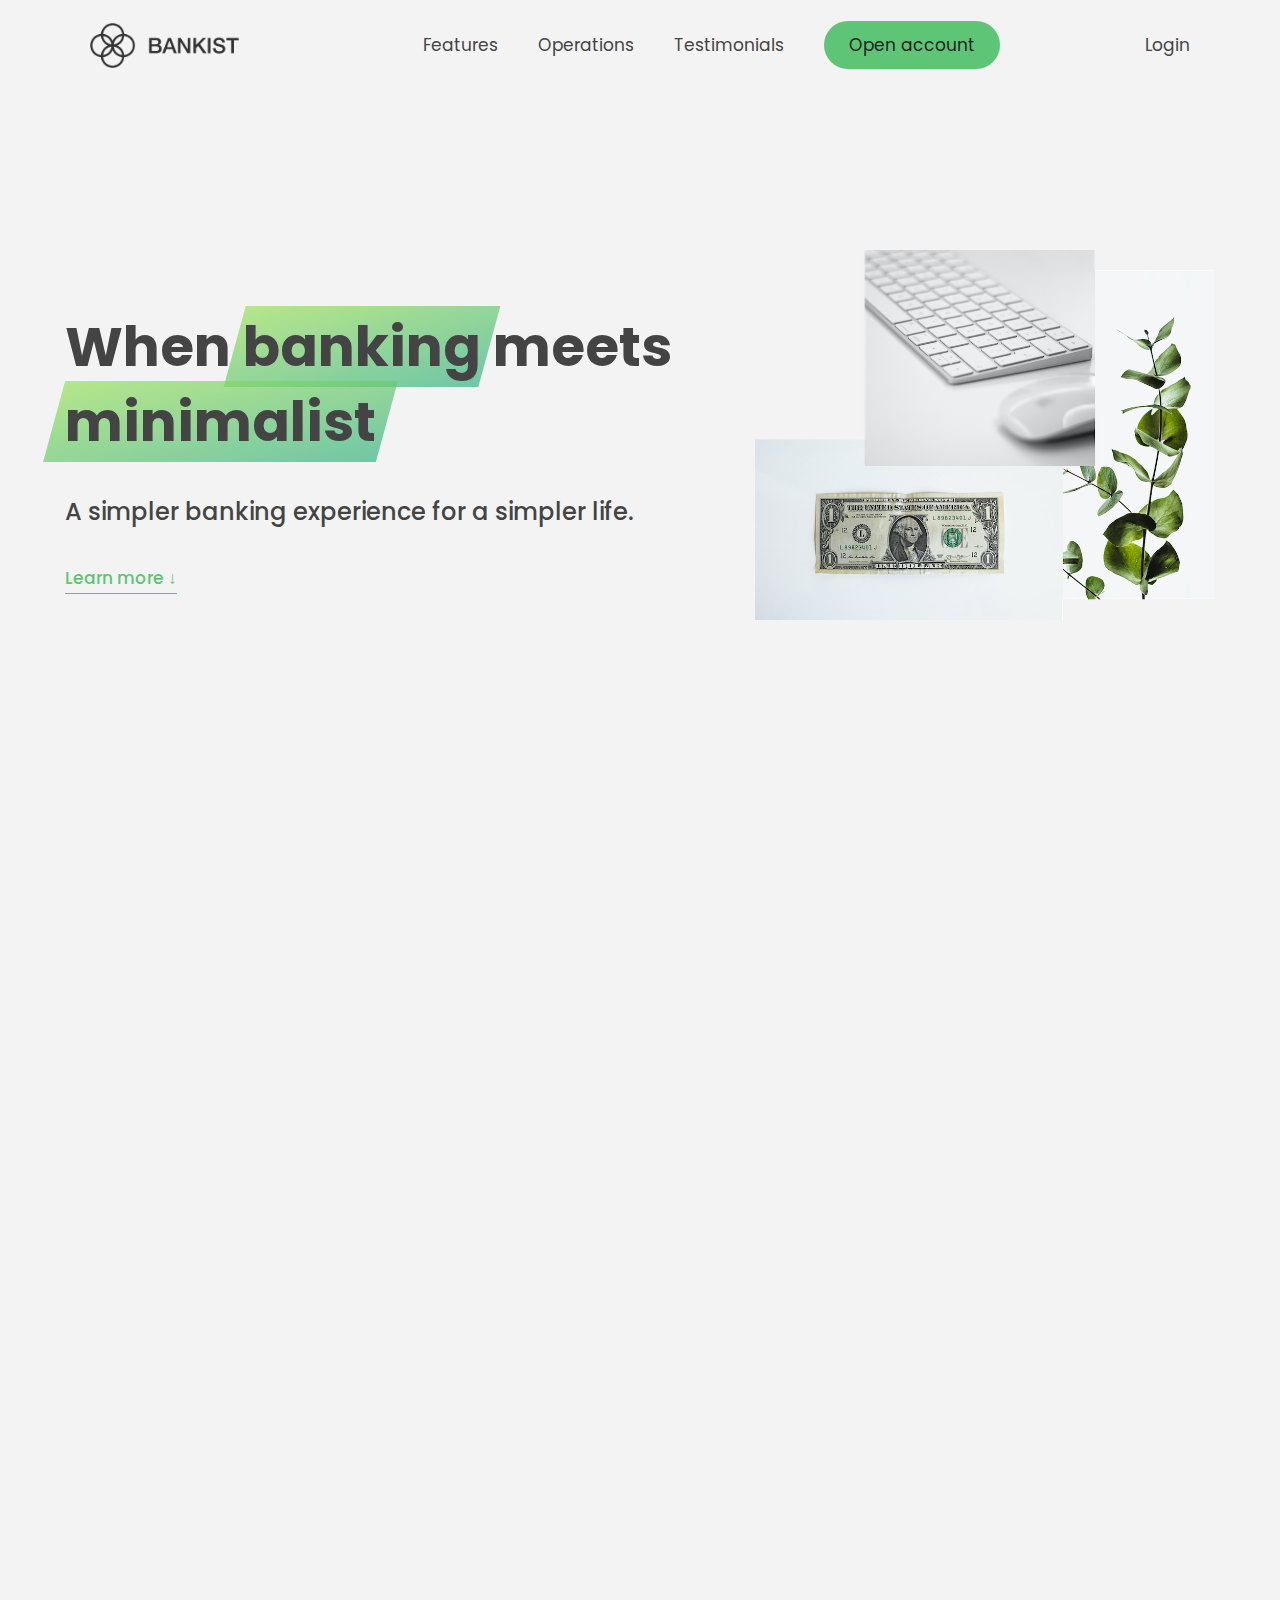
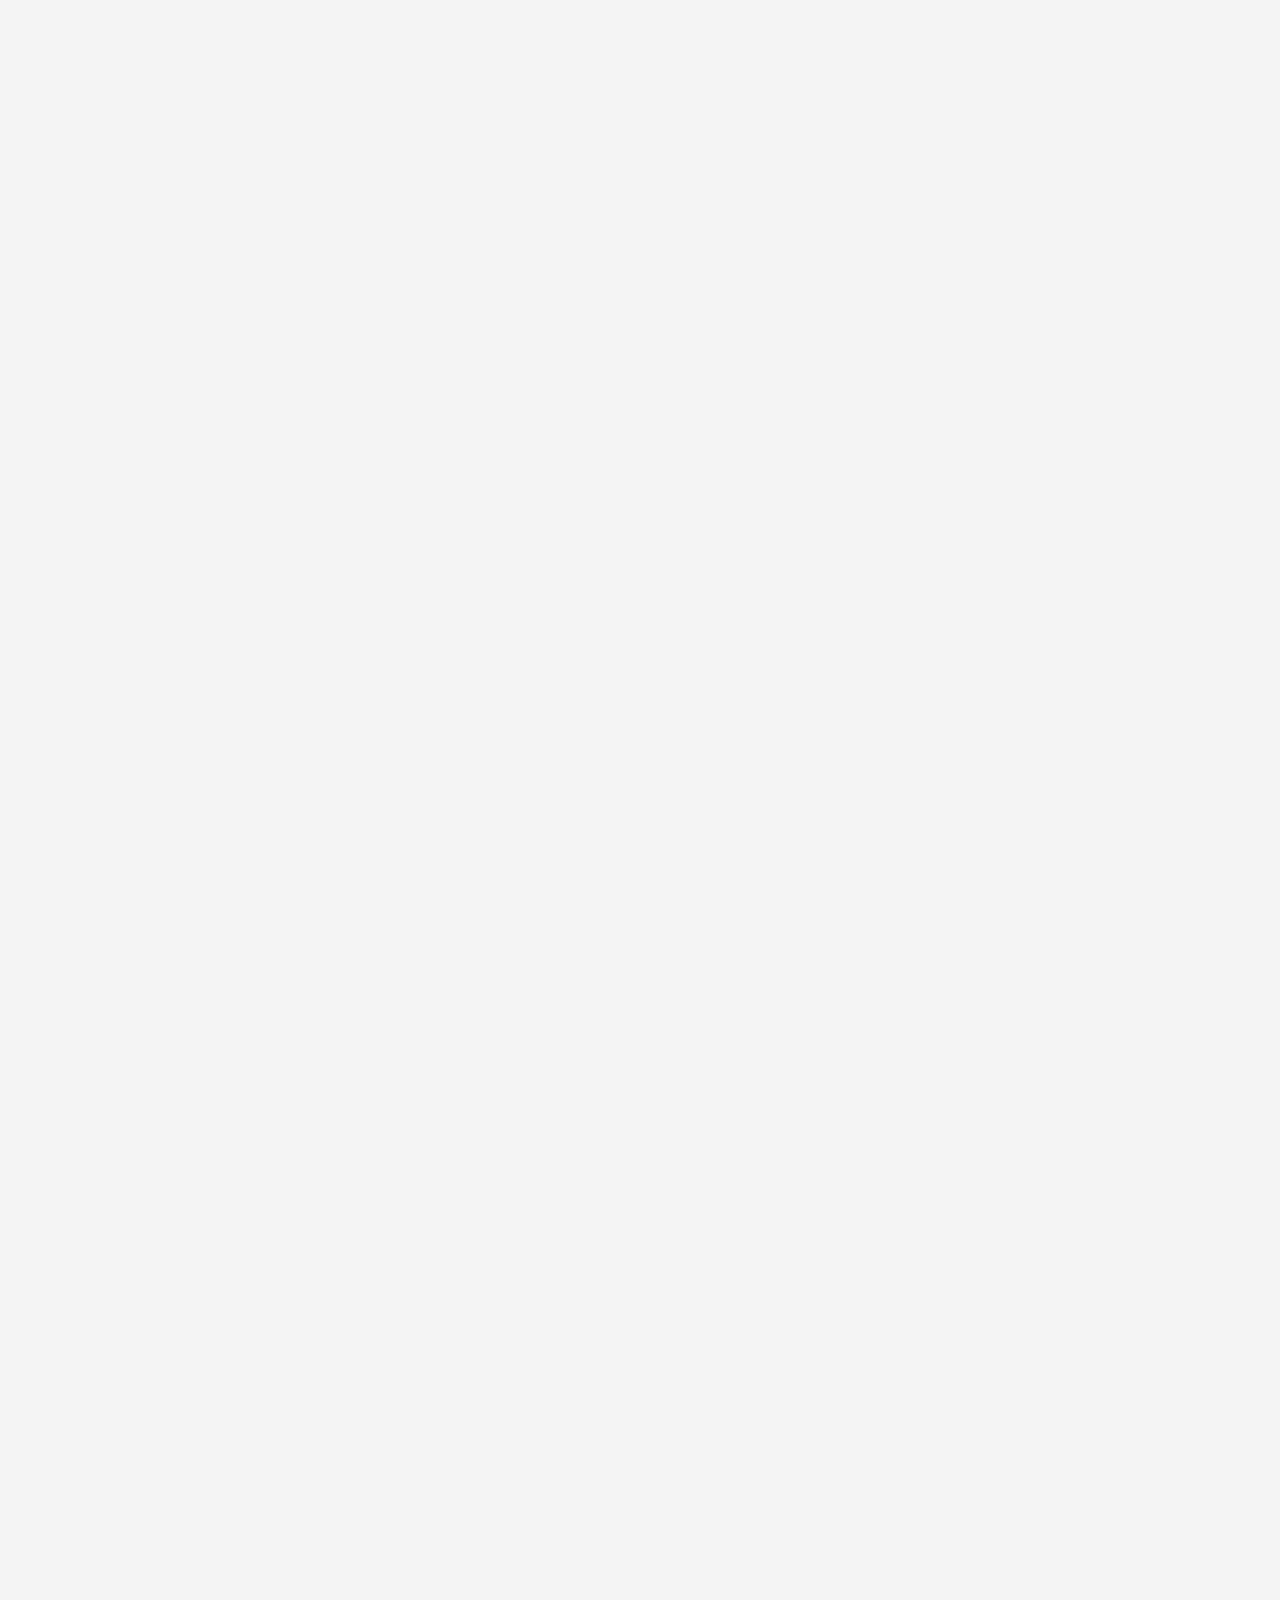
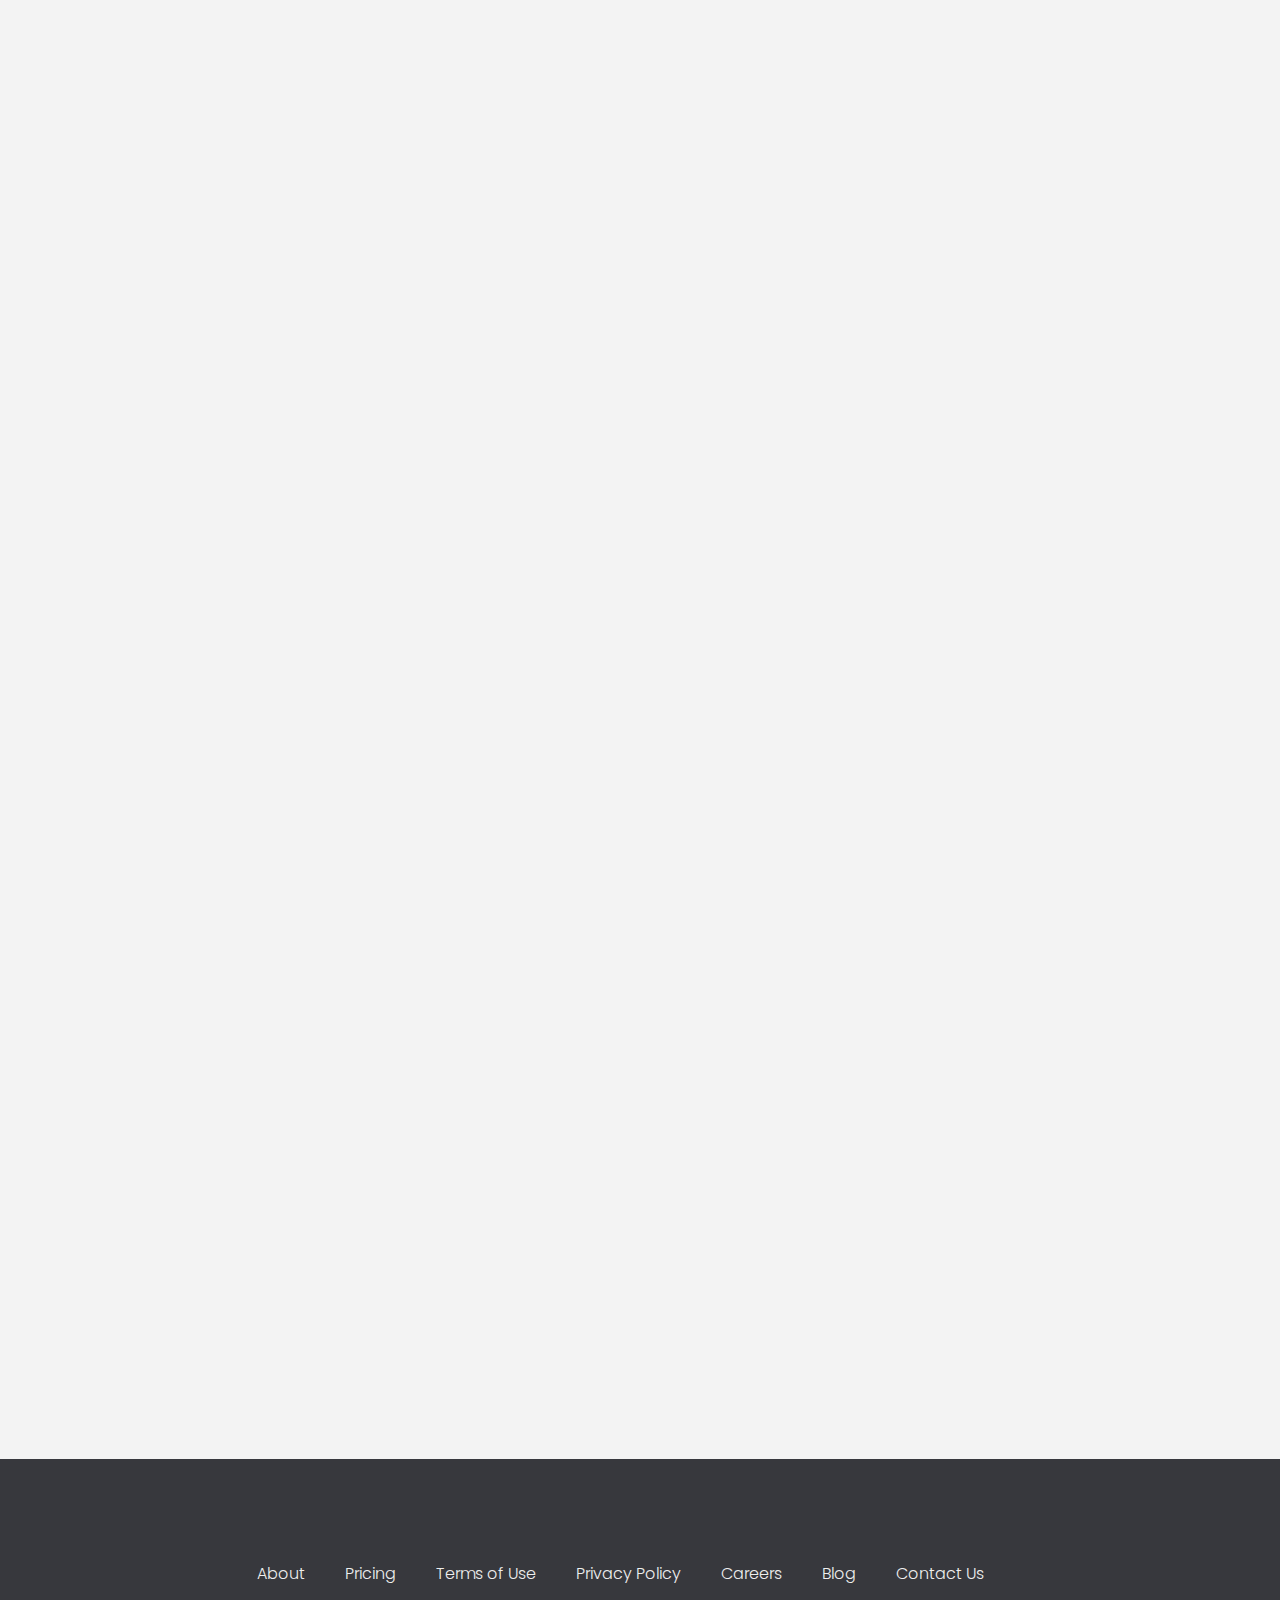
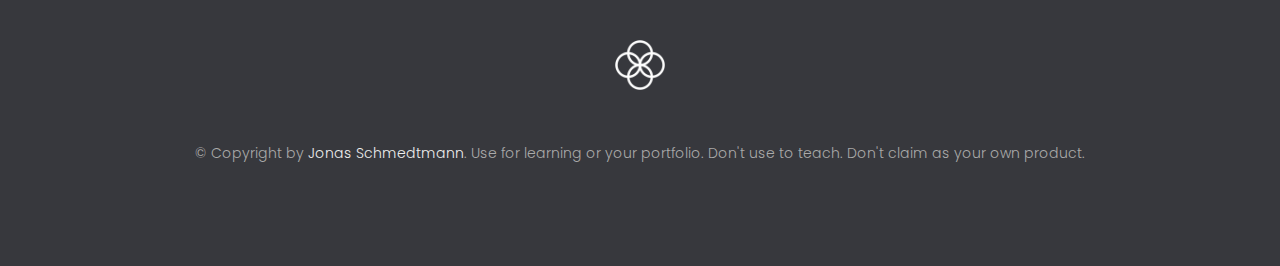
<file: index.html>
<!DOCTYPE html>
<html lang="en">
  <head>
    <meta charset="UTF-8" />
    <meta name="viewport" content="width=device-width, initial-scale=1.0" />
    <meta http-equiv="X-UA-Compatible" content="ie=edge" />
    <link rel="shortcut icon" type="image/png" href="img/icon.png" />

    <link
      href="https://fonts.googleapis.com/css?family=Poppins:300,400,500,600&display=swap"
      rel="stylesheet"
    />
    <link rel="stylesheet" href="style.css" />
    <title>Bankist | When Banking meets Minimalist</title>
    <script defer src="script.js"></script>

  </head>
  <body>
    <header class="header">
      <nav class="nav">
        <img
          src="img/logo.png"
          alt="Bankist logo"
          class="nav__logo"
          id="logo"
          data-version-number="3.0"
        />
        <ul class="nav__links">
          <li class="nav__item">
            <a class="nav__link" href="#section--1">Features</a>
          </li>
          <li class="nav__item">
            <a class="nav__link" href="#section--2">Operations</a>
          </li>
          <li class="nav__item">
            <a class="nav__link" href="#section--3">Testimonials</a>
          </li>
          <li class="nav__item">
            <a class="nav__link nav__link--btn btn--show-modal" href="#"
              >Open account</a
            >
          </li>
        </ul>
          <a class="bank" href="bank.html">Login</a>
      </nav>

      <div class="header__title">
        <h1>
          When
          <!-- Green highlight effect -->
          <span class="highlight">banking</span>
          meets<br />
          <span class="highlight">minimalist</span>
        </h1>
        <h4>A simpler banking experience for a simpler life.</h4>
        <button class="btn--text btn--scroll-to">Learn more &DownArrow;</button>
        <img
          src="img/hero.png"
          class="header__img"
          alt="Minimalist bank items"
        />
      </div>
    </header>

    <section class="section" id="section--1">
      <div class="section__title">
        <h2 class="section__description">Features</h2>
        <h3 class="section__header">
          Everything you need in a modern bank and more.
        </h3>
      </div>

      <div class="features">
        <img
          src="img/digital-lazy.jpg"
          data-src="img/digital.jpg"
          alt="Computer"
          class="features__img lazy-img"
        />
        <div class="features__feature">
          <div class="features__icon">
            <svg>
              <use xlink:href="img/icons.svg#icon-monitor"></use>
            </svg>
          </div>
          <h5 class="features__header">100% digital bank</h5>
          <p>
            Lorem ipsum dolor sit amet consectetur adipisicing elit. Unde alias
            sint quos? Accusantium a fugiat porro reiciendis saepe quibusdam
            debitis ducimus.
          </p>
        </div>

        <div class="features__feature">
          <div class="features__icon">
            <svg>
              <use xlink:href="img/icons.svg#icon-trending-up"></use>
            </svg>
          </div>
          <h5 class="features__header">Watch your money grow</h5>
          <p>
            Nesciunt quos autem dolorum voluptates cum dolores dicta fuga
            inventore ab? Nulla incidunt eius numquam sequi iste pariatur
            quibusdam!
          </p>
        </div>
        <img
          src="img/grow-lazy.jpg"
          data-src="img/grow.jpg"
          alt="Plant"
          class="features__img lazy-img"
        />

        <img
          src="img/card-lazy.jpg"
          data-src="img/card.jpg"
          alt="Credit card"
          class="features__img lazy-img"
        />
        <div class="features__feature">
          <div class="features__icon">
            <svg>
              <use xlink:href="img/icons.svg#icon-credit-card"></use>
            </svg>
          </div>
          <h5 class="features__header">Free debit card included</h5>
          <p>
            Quasi, fugit in cumque cupiditate reprehenderit debitis animi enim
            eveniet consequatur odit quam quos possimus assumenda dicta fuga
            inventore ab.
          </p>
        </div>
      </div>
    </section>

    <section class="section" id="section--2">
      <div class="section__title">
        <h2 class="section__description">Operations</h2>
        <h3 class="section__header">
          Everything as simple as possible, but no simpler.
        </h3>
      </div>

      <div class="operations">
        <div class="operations__tab-container">
          <button
            class="btn operations__tab operations__tab--1 operations__tab--active"
            data-tab="1"
          >
            <span>01</span>Instant Transfers
          </button>
          <button class="btn operations__tab operations__tab--2" data-tab="2">
            <span>02</span>Instant Loans
          </button>
          <button class="btn operations__tab operations__tab--3" data-tab="3">
            <span>03</span>Instant Closing
          </button>
        </div>
        <div
          class="operations__content operations__content--1 operations__content--active"
        >
          <div class="operations__icon operations__icon--1">
            <svg>
              <use xlink:href="img/icons.svg#icon-upload"></use>
            </svg>
          </div>
          <h5 class="operations__header">
            Tranfser money to anyone, instantly! No fees, no BS.
          </h5>
          <p>
            Lorem ipsum dolor sit amet, consectetur adipisicing elit, sed do
            eiusmod tempor incididunt ut labore et dolore magna aliqua. Ut enim
            ad minim veniam, quis nostrud exercitation ullamco laboris nisi ut
            aliquip ex ea commodo consequat.
          </p>
        </div>

        <div class="operations__content operations__content--2">
          <div class="operations__icon operations__icon--2">
            <svg>
              <use xlink:href="img/icons.svg#icon-home"></use>
            </svg>
          </div>
          <h5 class="operations__header">
            Buy a home or make your dreams come true, with instant loans.
          </h5>
          <p>
            Duis aute irure dolor in reprehenderit in voluptate velit esse
            cillum dolore eu fugiat nulla pariatur. Excepteur sint occaecat
            cupidatat non proident, sunt in culpa qui officia deserunt mollit
            anim id est laborum.
          </p>
        </div>
        <div class="operations__content operations__content--3">
          <div class="operations__icon operations__icon--3">
            <svg>
              <use xlink:href="img/icons.svg#icon-user-x"></use>
            </svg>
          </div>
          <h5 class="operations__header">
            No longer need your account? No problem! Close it instantly.
          </h5>
          <p>
            Excepteur sint occaecat cupidatat non proident, sunt in culpa qui
            officia deserunt mollit anim id est laborum. Ut enim ad minim
            veniam, quis nostrud exercitation ullamco laboris nisi ut aliquip ex
            ea commodo consequat.
          </p>
        </div>
      </div>
    </section>

    <section class="section" id="section--3">
      <div class="section__title section__title--testimonials">
        <h2 class="section__description">Not sure yet?</h2>
        <h3 class="section__header">
          Millions of Bankists are already making their lifes simpler.
        </h3>
      </div>

      <div class="slider">
        <div class="slide slide--1">
          <div class="testimonial">
            <h5 class="testimonial__header">Best financial decision ever!</h5>
            <blockquote class="testimonial__text">
              Lorem ipsum dolor sit, amet consectetur adipisicing elit.
              Accusantium quas quisquam non? Quas voluptate nulla minima
              deleniti optio ullam nesciunt, numquam corporis et asperiores
              laboriosam sunt, praesentium suscipit blanditiis. Necessitatibus
              id alias reiciendis, perferendis facere pariatur dolore veniam
              autem esse non voluptatem saepe provident nihil molestiae.
            </blockquote>
            <address class="testimonial__author">
              <img src="img/user-1.jpg" alt="" class="testimonial__photo" />
              <h6 class="testimonial__name">Aarav Lynn</h6>
              <p class="testimonial__location">San Francisco, USA</p>
            </address>
          </div>
        </div>

        <div class="slide slide--2">
          <div class="testimonial">
            <h5 class="testimonial__header">
              The last step to becoming a complete minimalist
            </h5>
            <blockquote class="testimonial__text">
              Quisquam itaque deserunt ullam, quia ea repellendus provident,
              ducimus neque ipsam modi voluptatibus doloremque, corrupti
              laborum. Incidunt numquam perferendis veritatis neque repellendus.
              Lorem, ipsum dolor sit amet consectetur adipisicing elit. Illo
              deserunt exercitationem deleniti.
            </blockquote>
            <address class="testimonial__author">
              <img src="img/user-2.jpg" alt="" class="testimonial__photo" />
              <h6 class="testimonial__name">Miyah Miles</h6>
              <p class="testimonial__location">London, UK</p>
            </address>
          </div>
        </div>

        <div class="slide slide--3">
          <div class="testimonial">
            <h5 class="testimonial__header">
              Finally free from old-school banks
            </h5>
            <blockquote class="testimonial__text">
              Debitis, nihil sit minus suscipit magni aperiam vel tenetur
              incidunt commodi architecto numquam omnis nulla autem,
              necessitatibus blanditiis modi similique quidem. Odio aliquam
              culpa dicta beatae quod maiores ipsa minus consequatur error sunt,
              deleniti saepe aliquid quos inventore sequi. Necessitatibus id
              alias reiciendis, perferendis facere.
            </blockquote>
            <address class="testimonial__author">
              <img src="img/user-3.jpg" alt="" class="testimonial__photo" />
              <h6 class="testimonial__name">Francisco Gomes</h6>
              <p class="testimonial__location">Lisbon, Portugal</p>
            </address>
          </div>
        </div>

        <!-- <div class="slide"><img src="img/img-1.jpg" alt="Photo 1" /></div>
        <div class="slide"><img src="img/img-2.jpg" alt="Photo 2" /></div>
        <div class="slide"><img src="img/img-3.jpg" alt="Photo 3" /></div>
        <div class="slide"><img src="img/img-4.jpg" alt="Photo 4" /></div> -->
        <button class="slider__btn slider__btn--left">&larr;</button>
        <button class="slider__btn slider__btn--right">&rarr;</button>
        <div class="dots"></div>
      </div>
    </section>

    <section class="section section--sign-up">
      <div class="section__title">
        <h3 class="section__header">
          The best day to join Bankist was one year ago. The second best is
          today!
        </h3>
      </div>
      <button class="btn btn--show-modal">Open your free account today!</button>
    </section>

    <footer class="footer">
      <ul class="footer__nav">
        <li class="footer__item">
          <a class="footer__link" href="#">About</a>
        </li>
        <li class="footer__item">
          <a class="footer__link" href="#">Pricing</a>
        </li>
        <li class="footer__item">
          <a class="footer__link" href="#">Terms of Use</a>
        </li>
        <li class="footer__item">
          <a class="footer__link" href="#">Privacy Policy</a>
        </li>
        <li class="footer__item">
          <a class="footer__link" href="#">Careers</a>
        </li>
        <li class="footer__item">
          <a class="footer__link" href="#">Blog</a>
        </li>
        <li class="footer__item">
          <a class="footer__link" href="#">Contact Us</a>
        </li>
      </ul>
      <img src="img/icon.png" alt="Logo" class="footer__logo" />
      <p class="footer__copyright">
        &copy; Copyright by
        <a
          class="footer__link twitter-link"
          target="_blank"
          href="https://twitter.com/jonasschmedtman"
          >Jonas Schmedtmann</a
        >. Use for learning or your portfolio. Don't use to teach. Don't claim
        as your own product.
      </p>
    </footer>

    <div class="modal hidden">
      <button class="btn--close-modal">&times;</button>
      <h2 class="modal__header">
        Open your bank account <br />
        in just <span class="highlight">5 minutes</span>
      </h2>
      <form class="modal__form">
        <label>First Name</label>
        <input type="text" />
        <label>Last Name</label>
        <input type="text" />
        <label>Email Address</label>
        <input type="email" />
        <button class="btn">Next step &rarr;</button>
      </form>
    </div>
    <div class="overlay hidden"></div>
  </body>
</html>
</file>
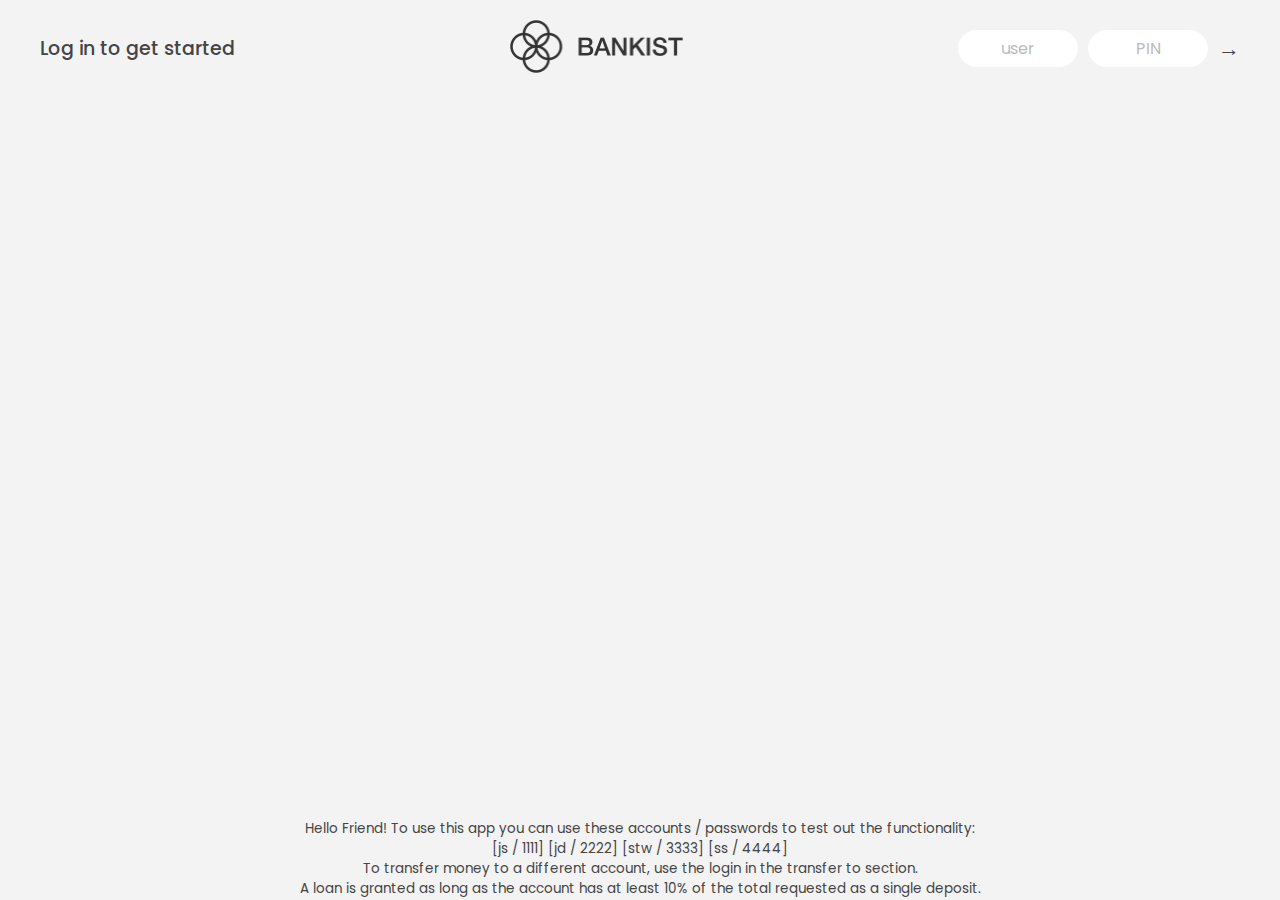
<file: bank.html>
<!DOCTYPE html>
<html lang="en">
  <head>
    <meta charset="UTF-8" />
    <meta name="viewport" content="width=device-width, initial-scale=1.0" />
    <meta http-equiv="X-UA-Compatible" content="ie=edge" />
    <link rel="shortcut icon" type="image/png" href="/img/icon.png" />

    <link
      href="https://fonts.googleapis.com/css?family=Poppins:400,500,600&display=swap"
      rel="stylesheet"
    />

    <link rel="stylesheet" href="bankStyle.css" />
    <title>Bankist</title>
  </head>
  <body>
    <!-- TOP NAVIGATION -->
    <nav>
      <p class="welcome">Log in to get started</p>
      <a href="index.html"><img src="/img/logo.png" alt="Logo" class="logo" /></a>
      <form class="login">
        <input
          type="text"
          placeholder="user"
          class="login__input login__input--user"
        />
        <input
          type="password"
          placeholder="PIN"
          maxlength="4"
          class="login__input login__input--pin"
        />
        <button class="login__btn">&rarr;</button>
      </form>
    </nav>

    <main class="app">
      <!-- BALANCE -->
      <div class="balance">
        <div>
          <p class="balance__label">Current balance</p>
          <p class="balance__date">
            As of <span class="date">05/03/2037</span>
          </p>
        </div>
        <p class="balance__value">0000€</p>
      </div>

      <!-- MOVEMENTS -->
      <div class="movements">
        <div class="movements__row">
          <div class="movements__type movements__type--deposit">2 deposit</div>
          <div class="movements__date">3 days ago</div>
          <div class="movements__value">4 000€</div>
        </div>
        <div class="movements__row">
          <div class="movements__type movements__type--withdrawal">
            1 withdrawal
          </div>
          <div class="movements__date">24/01/2037</div>
          <div class="movements__value">-378€</div>
        </div>
      </div>

      <!-- SUMMARY -->
      <div class="summary">
        <p class="summary__label">In</p>
        <p class="summary__value summary__value--in">0000€</p>
        <p class="summary__label">Out</p>
        <p class="summary__value summary__value--out">0000€</p>
        <p class="summary__label">Interest</p>
        <p class="summary__value summary__value--interest">0000€</p>
        <button class="btn--sort">&downarrow; SORT</button>
      </div>

      <!-- OPERATION: TRANSFERS -->
      <div class="operation operation--transfer">
        <h2>Transfer money</h2>
        <form class="form form--transfer">
          <input type="text" class="form__input form__input--to" />
          <input type="number" class="form__input form__input--amount" />
          <button class="form__btn form__btn--transfer">&rarr;</button>
          <label class="form__label">Transfer to</label>
          <label class="form__label">Amount</label>
        </form>
      </div>

      <!-- OPERATION: LOAN -->
      <div class="operation operation--loan">
        <h2>Request loan</h2>
        <form class="form form--loan">
          <input type="number" class="form__input form__input--loan-amount" />
          <button class="form__btn form__btn--loan">&rarr;</button>
          <label class="form__label form__label--loan">Amount</label>
        </form>
      </div>

      <!-- OPERATION: CLOSE -->
      <div class="operation operation--close">
        <h2>Close account</h2>
        <form class="form form--close">
          <input type="text" class="form__input form__input--user" />
          <input
            type="password"
            maxlength="6"
            class="form__input form__input--pin"
          />
          <button class="form__btn form__btn--close">&rarr;</button>
          <label class="form__label">Confirm user</label>
          <label class="form__label">Confirm PIN</label>
        </form>
      </div>

      <!-- LOGOUT TIMER -->
      <p class="logout-timer">
        You will be logged out in <span class="timer">05:00</span>
      </p>
    </main>

    <!-- <footer>
      &copy; by Jonas Schmedtmann. Don't claim as your own :)
    </footer> -->

    <script src="bankScript.js"></script>
  </body>
  <footer>
    <div>
      <p>Hello Friend! To use this app you can use these accounts / passwords to test out the functionality:</p>
      <p>[js / 1111] [jd / 2222] [stw / 3333] [ss / 4444]</p>
      <p>To transfer money to a different account, use the login in the transfer to section.</p>
      <p>A loan is granted as long as the account has at least 10% of the total requested as a single deposit.</p>
    </div>
  </footer>
</html>
</file>
<file: style.css>
:root {
  --color-primary: #5ec576;
  --color-secondary: #ffcb03;
  --color-tertiary: #ff585f;
  --color-primary-darker: #4bbb7d;
  --color-secondary-darker: #ffbb00;
  --color-tertiary-darker: #fd424b;
  --color-primary-opacity: #5ec5763a;
  --color-secondary-opacity: #ffcd0331;
  --color-tertiary-opacity: #ff58602d;
  --gradient-primary: linear-gradient(to top left, #39b385, #9be15d);
  --gradient-secondary: linear-gradient(to top left, #ffb003, #ffcb03);
}

* {
  margin: 0;
  padding: 0;
  box-sizing: inherit;
}

html {
  font-size: 62.5%;
  box-sizing: border-box;
}

body {
  font-family: 'Poppins', sans-serif;
  font-weight: 300;
  color: #444;
  line-height: 1.9;
  background-color: #f3f3f3;
}

/* GENERAL ELEMENTS */
.section {
  padding: 15rem 3rem;
  border-top: 1px solid #ddd;

  transition: transform 1s, opacity 1s;
}

.section--hidden {
  opacity: 0;
  transform: translateY(8rem);
}

.section__title {
  max-width: 80rem;
  margin: 0 auto 8rem auto;
}

.section__description {
  font-size: 1.8rem;
  font-weight: 600;
  text-transform: uppercase;
  color: var(--color-primary);
  margin-bottom: 1rem;
}

.section__header {
  font-size: 4rem;
  line-height: 1.3;
  font-weight: 500;
}

.btn {
  display: inline-block;
  background-color: var(--color-primary);
  font-size: 1.6rem;
  font-family: inherit;
  font-weight: 500;
  border: none;
  padding: 1.25rem 4.5rem;
  border-radius: 10rem;
  cursor: pointer;
  transition: all 0.3s;
}

.btn:hover {
  background-color: var(--color-primary-darker);
}

.btn--text {
  display: inline-block;
  background: none;
  font-size: 1.7rem;
  font-family: inherit;
  font-weight: 500;
  color: var(--color-primary);
  border: none;
  border-bottom: 1px solid currentColor;
  padding-bottom: 2px;
  cursor: pointer;
  transition: all 0.3s;
}

p {
  color: #666;
}

/* This is BAD for accessibility! Don't do in the real world! */
button:focus {
  outline: none;
}

img {
  transition: filter 0.5s;
}

.lazy-img {
  filter: blur(20px);
}

/* NAVIGATION */
.nav {
  display: flex;
  justify-content: space-between;
  align-items: center;
  height: 9rem;
  width: 100%;
  padding: 0 6rem;
  z-index: 100;
}

/* nav and stickly class at the same time */
.nav.sticky {
  position: fixed;
  background-color: rgba(255, 255, 255, 0.95);
}

.nav__logo {
  height: 4.5rem;
  transition: all 0.3s;
}

.nav__links {
  display: flex;
  align-items: center;
  list-style: none;
}

.nav__item {
  margin-left: 4rem;
}
.bank:link, .bank:visited {
  font-size: 1.7rem;
  font-weight: 400;
  color: inherit;
  text-decoration: none;
  display: block;
  transition: all 0.3s;
}
.nav__link:link,
.nav__link:visited {
  font-size: 1.7rem;
  font-weight: 400;
  color: inherit;
  text-decoration: none;
  display: block;
  transition: all 0.3s;
}

.nav__link--btn:link,
.nav__link--btn:visited {
  padding: 0.8rem 2.5rem;
  border-radius: 3rem;
  background-color: var(--color-primary);
  color: #222;
}

.nav__link--btn:hover,
.nav__link--btn:active {
  color: inherit;
  background-color: var(--color-primary-darker);
  color: #333;
}

/* HEADER */
.header {
  padding: 0 3rem;
  height: 100vh;
  display: flex;
  flex-direction: column;
  align-items: center;
}

.header__title {
  flex: 1;

  max-width: 115rem;
  display: grid;
  grid-template-columns: 3fr 2fr;
  row-gap: 3rem;
  align-content: center;
  justify-content: center;

  align-items: start;
  justify-items: start;
}

h1 {
  font-size: 5.5rem;
  line-height: 1.35;
}

h4 {
  font-size: 2.4rem;
  font-weight: 500;
}

.header__img {
  width: 100%;
  grid-column: 2 / 3;
  grid-row: 1 / span 4;
  transform: translateY(-6rem);
}

.highlight {
  position: relative;
}

.highlight::after {
  display: block;
  content: '';
  position: absolute;
  bottom: 0;
  left: 0;
  height: 100%;
  width: 100%;
  z-index: -1;
  opacity: 0.7;
  transform: scale(1.07, 1.05) skewX(-15deg);
  background-image: var(--gradient-primary);
}

/* FEATURES */
.features {
  display: grid;
  grid-template-columns: 1fr 1fr;
  gap: 4rem;
  margin: 0 12rem;
}

.features__img {
  width: 100%;
}

.features__feature {
  align-self: center;
  justify-self: center;
  width: 70%;
  font-size: 1.5rem;
}

.features__icon {
  display: flex;
  align-items: center;
  justify-content: center;
  background-color: var(--color-primary-opacity);
  height: 5.5rem;
  width: 5.5rem;
  border-radius: 50%;
  margin-bottom: 2rem;
}

.features__icon svg {
  height: 2.5rem;
  width: 2.5rem;
  fill: var(--color-primary);
}

.features__header {
  font-size: 2rem;
  margin-bottom: 1rem;
}

/* OPERATIONS */
.operations {
  max-width: 100rem;
  margin: 12rem auto 0 auto;

  background-color: #fff;
}

.operations__tab-container {
  display: flex;
  justify-content: center;
}

.operations__tab {
  margin-right: 2.5rem;
  transform: translateY(-50%);
}

.operations__tab span {
  margin-right: 1rem;
  font-weight: 600;
  display: inline-block;
}

.operations__tab--1 {
  background-color: var(--color-secondary);
}

.operations__tab--1:hover {
  background-color: var(--color-secondary-darker);
}

.operations__tab--3 {
  background-color: var(--color-tertiary);
  margin: 0;
}

.operations__tab--3:hover {
  background-color: var(--color-tertiary-darker);
}

.operations__tab--active {
  transform: translateY(-66%);
}

.operations__content {
  display: none;

  /* JUST PRESENTATIONAL */
  font-size: 1.7rem;
  padding: 2.5rem 7rem 6.5rem 7rem;
}

.operations__content--active {
  display: grid;
  grid-template-columns: 7rem 1fr;
  column-gap: 3rem;
  row-gap: 0.5rem;
}

.operations__header {
  font-size: 2.25rem;
  font-weight: 500;
  align-self: center;
}

.operations__icon {
  display: flex;
  align-items: center;
  justify-content: center;
  height: 7rem;
  width: 7rem;
  border-radius: 50%;
}

.operations__icon svg {
  height: 2.75rem;
  width: 2.75rem;
}

.operations__content p {
  grid-column: 2;
}

.operations__icon--1 {
  background-color: var(--color-secondary-opacity);
}
.operations__icon--2 {
  background-color: var(--color-primary-opacity);
}
.operations__icon--3 {
  background-color: var(--color-tertiary-opacity);
}
.operations__icon--1 svg {
  fill: var(--color-secondary-darker);
}
.operations__icon--2 svg {
  fill: var(--color-primary);
}
.operations__icon--3 svg {
  fill: var(--color-tertiary);
}

/* SLIDER */
.slider {
  max-width: 100rem;
  height: 50rem;
  margin: 0 auto;
  position: relative;

  /* IN THE END */
  overflow: hidden;
}

.slide {
  position: absolute;
  top: 0;
  width: 100%;
  height: 50rem;

  display: flex;
  align-items: center;
  justify-content: center;

  /* THIS creates the animation! */
  transition: transform 1s;
}

.slide > img {
  /* Only for images that have different size than slide */
  width: 100%;
  height: 100%;
  object-fit: cover;
}

.slider__btn {
  position: absolute;
  top: 50%;
  z-index: 10;

  border: none;
  background: rgba(255, 255, 255, 0.7);
  font-family: inherit;
  color: #333;
  border-radius: 50%;
  height: 5.5rem;
  width: 5.5rem;
  font-size: 3.25rem;
  cursor: pointer;
}

.slider__btn--left {
  left: 6%;
  transform: translate(-50%, -50%);
}

.slider__btn--right {
  right: 6%;
  transform: translate(50%, -50%);
}

.dots {
  position: absolute;
  bottom: 5%;
  left: 50%;
  transform: translateX(-50%);
  display: flex;
}

.dots__dot {
  border: none;
  background-color: #b9b9b9;
  opacity: 0.7;
  height: 1rem;
  width: 1rem;
  border-radius: 50%;
  margin-right: 1.75rem;
  cursor: pointer;
  transition: all 0.5s;

  /* Only necessary when overlying images */
  /* box-shadow: 0 0.6rem 1.5rem rgba(0, 0, 0, 0.7); */
}

.dots__dot:last-child {
  margin: 0;
}

.dots__dot--active {
  /* background-color: #fff; */
  background-color: #888;
  opacity: 1;
}

/* TESTIMONIALS */
.testimonial {
  width: 65%;
  position: relative;
}

.testimonial::before {
  content: '\201C';
  position: absolute;
  top: -5.7rem;
  left: -6.8rem;
  line-height: 1;
  font-size: 20rem;
  font-family: inherit;
  color: var(--color-primary);
  z-index: -1;
}

.testimonial__header {
  font-size: 2.25rem;
  font-weight: 500;
  margin-bottom: 1.5rem;
}

.testimonial__text {
  font-size: 1.7rem;
  margin-bottom: 3.5rem;
  color: #666;
}

.testimonial__author {
  margin-left: 3rem;
  font-style: normal;

  display: grid;
  grid-template-columns: 6.5rem 1fr;
  column-gap: 2rem;
}

.testimonial__photo {
  grid-row: 1 / span 2;
  width: 6.5rem;
  border-radius: 50%;
}

.testimonial__name {
  font-size: 1.7rem;
  font-weight: 500;
  align-self: end;
  margin: 0;
}

.testimonial__location {
  font-size: 1.5rem;
}

.section__title--testimonials {
  margin-bottom: 4rem;
}

/* SIGNUP */
.section--sign-up {
  background-color: #37383d;
  border-top: none;
  border-bottom: 1px solid #444;
  text-align: center;
  padding: 10rem 3rem;
}

.section--sign-up .section__header {
  color: #fff;
  text-align: center;
}

.section--sign-up .section__title {
  margin-bottom: 6rem;
}

.section--sign-up .btn {
  font-size: 1.9rem;
  padding: 2rem 5rem;
}

/* FOOTER */
.footer {
  padding: 10rem 3rem;
  background-color: #37383d;
}

.footer__nav {
  list-style: none;
  display: flex;
  justify-content: center;
  margin-bottom: 5rem;
}

.footer__item {
  margin-right: 4rem;
}

.footer__link {
  font-size: 1.6rem;
  color: #eee;
  text-decoration: none;
}

.footer__logo {
  height: 5rem;
  display: block;
  margin: 0 auto;
  margin-bottom: 5rem;
}

.footer__copyright {
  font-size: 1.4rem;
  color: #aaa;
  text-align: center;
}

.footer__copyright .footer__link {
  font-size: 1.4rem;
}

/* MODAL WINDOW */
.modal {
  position: fixed;
  top: 50%;
  left: 50%;
  transform: translate(-50%, -50%);
  max-width: 60rem;
  background-color: #f3f3f3;
  padding: 5rem 6rem;
  box-shadow: 0 4rem 6rem rgba(0, 0, 0, 0.3);
  z-index: 1000;
  transition: all 0.5s;
}

.overlay {
  position: fixed;
  top: 0;
  left: 0;
  width: 100%;
  height: 100%;
  background-color: rgba(0, 0, 0, 0.5);
  backdrop-filter: blur(4px);
  z-index: 100;
  transition: all 0.5s;
}

.modal__header {
  font-size: 3.25rem;
  margin-bottom: 4.5rem;
  line-height: 1.5;
}

.modal__form {
  margin: 0 3rem;
  display: grid;
  grid-template-columns: 1fr 2fr;
  align-items: center;
  gap: 2.5rem;
}

.modal__form label {
  font-size: 1.7rem;
  font-weight: 500;
}

.modal__form input {
  font-size: 1.7rem;
  padding: 1rem 1.5rem;
  border: 1px solid #ddd;
  border-radius: 0.5rem;
}

.modal__form button {
  grid-column: 1 / span 2;
  justify-self: center;
  margin-top: 1rem;
}

.btn--close-modal {
  font-family: inherit;
  color: inherit;
  position: absolute;
  top: 0.5rem;
  right: 2rem;
  font-size: 4rem;
  cursor: pointer;
  border: none;
  background: none;
}

.hidden {
  visibility: hidden;
  opacity: 0;
}

/* COOKIE MESSAGE */
.cookie-message {
  display: flex;
  align-items: center;
  justify-content: space-evenly;
  width: 100%;
  background-color: white;
  color: #bbb;
  font-size: 1.5rem;
  font-weight: 400;
}
</file>
<file: bankStyle.css>
/*
 * Use this CSS to learn some intersting techniques,
 * in case you're wondering how I built the UI.
 * Have fun! 😁
 */

* {
  margin: 0;
  padding: 0;
  box-sizing: inherit;
}

html {
  font-size: 62.5%;
  box-sizing: border-box;
}

body {
  font-family: "Poppins", sans-serif;
  color: #444;
  background-color: #f3f3f3;
  height: 100vh;
  padding: 2rem;
}

nav {
  display: flex;
  justify-content: space-between;
  align-items: center;
  padding: 0 2rem;
}

footer {
  text-align: center;
  font-size: 1.5vh;
}

.welcome {
  font-size: 1.9rem;
  font-weight: 500;
}

.logo {
  height: 5.25rem;
}

.login {
  display: flex;
}

.login__input {
  border: none;
  padding: 0.5rem 2rem;
  font-size: 1.6rem;
  font-family: inherit;
  text-align: center;
  width: 12rem;
  border-radius: 10rem;
  margin-right: 1rem;
  color: inherit;
  border: 1px solid #fff;
  transition: all 0.3s;
}

.login__input:focus {
  outline: none;
  border: 1px solid #ccc;
}

.login__input::placeholder {
  color: #bbb;
}

.login__btn {
  border: none;
  background: none;
  font-size: 2.2rem;
  color: inherit;
  cursor: pointer;
  transition: all 0.3s;
}

.login__btn:hover,
.login__btn:focus,
.btn--sort:hover,
.btn--sort:focus {
  outline: none;
  color: #777;
}

/* MAIN */
.app {
  position: relative;
  max-width: 100rem;
  margin: 4rem auto;
  display: grid;
  grid-template-columns: 4fr 3fr;
  grid-template-rows: auto repeat(3, 15rem) auto;
  gap: 2rem;

   /* NOTE This creates the fade in/out anumation */
  opacity: 0;
  transition: all 1s;
}

.balance {
  grid-column: 1 / span 2;
  display: flex;
  align-items: flex-end;
  justify-content: space-between;
  margin-bottom: 2rem;
}

.balance__label {
  font-size: 2.2rem;
  font-weight: 500;
  margin-bottom: -0.2rem;
}

.balance__date {
  font-size: 1.4rem;
  color: #888;
}

.balance__value {
  font-size: 4.5rem;
  font-weight: 400;
}

/* MOVEMENTS */
.movements {
  grid-row: 2 / span 3;
  background-color: #fff;
  border-radius: 1rem;
  overflow: scroll;
}

.movements__row {
  padding: 2.25rem 4rem;
  display: flex;
  align-items: center;
  border-bottom: 1px solid #eee;
}

.movements__type {
  font-size: 1.1rem;
  text-transform: uppercase;
  font-weight: 500;
  color: #fff;
  padding: 0.1rem 1rem;
  border-radius: 10rem;
  margin-right: 2rem;
}

.movements__date {
  font-size: 1.1rem;
  text-transform: uppercase;
  font-weight: 500;
  color: #666;
}

.movements__type--deposit {
  background-image: linear-gradient(to top left, #39b385, #9be15d);
}

.movements__type--withdrawal {
  background-image: linear-gradient(to top left, #e52a5a, #ff585f);
}

.movements__value {
  font-size: 1.7rem;
  margin-left: auto;
}

/* SUMMARY */
.summary {
  grid-row: 5 / 6;
  display: flex;
  align-items: baseline;
  padding: 0 0.3rem;
  margin-top: 1rem;
}

.summary__label {
  font-size: 1.2rem;
  font-weight: 500;
  text-transform: uppercase;
  margin-right: 0.8rem;
}

.summary__value {
  font-size: 2.2rem;
  margin-right: 2.5rem;
}

.summary__value--in,
.summary__value--interest {
  color: #66c873;
}

.summary__value--out {
  color: #f5465d;
}

.btn--sort {
  margin-left: auto;
  border: none;
  background: none;
  font-size: 1.3rem;
  font-weight: 500;
  cursor: pointer;
}

/* OPERATIONS */
.operation {
  border-radius: 1rem;
  padding: 3rem 4rem;
  color: #333;
}

.operation--transfer {
  background-image: linear-gradient(to top left, #ffb003, #ffcb03);
}

.operation--loan {
  background-image: linear-gradient(to top left, #39b385, #9be15d);
}

.operation--close {
  background-image: linear-gradient(to top left, #e52a5a, #ff585f);
}

h2 {
  margin-bottom: 1.5rem;
  font-size: 1.7rem;
  font-weight: 600;
  color: #333;
}

.form {
  display: grid;
  grid-template-columns: 2.5fr 2.5fr 1fr;
  grid-template-rows: auto auto;
  gap: 0.4rem 1rem;
}

/* Exceptions for interst */
.form.form--loan {
  grid-template-columns: 2.5fr 1fr 2.5fr;
}
.form__label--loan {
  grid-row: 2;
}
/* End exceptions */

.form__input {
  width: 100%;
  border: none;
  background-color: rgba(255, 255, 255, 0.4);
  font-family: inherit;
  font-size: 1.5rem;
  text-align: center;
  color: #333;
  padding: 0.3rem 1rem;
  border-radius: 0.7rem;
  transition: all 0.3s;
}

.form__input:focus {
  outline: none;
  background-color: rgba(255, 255, 255, 0.6);
}

.form__label {
  font-size: 1.3rem;
  text-align: center;
}

.form__btn {
  border: none;
  border-radius: 0.7rem;
  font-size: 1.8rem;
  background-color: #fff;
  cursor: pointer;
  transition: all 0.3s;
}

.form__btn:focus {
  outline: none;
  background-color: rgba(255, 255, 255, 0.8);
}

.logout-timer {
  padding: 0 0.3rem;
  margin-top: 1.9rem;
  text-align: right;
  font-size: 1.25rem;
}

.timer {
  font-weight: 600;
}
</file>
